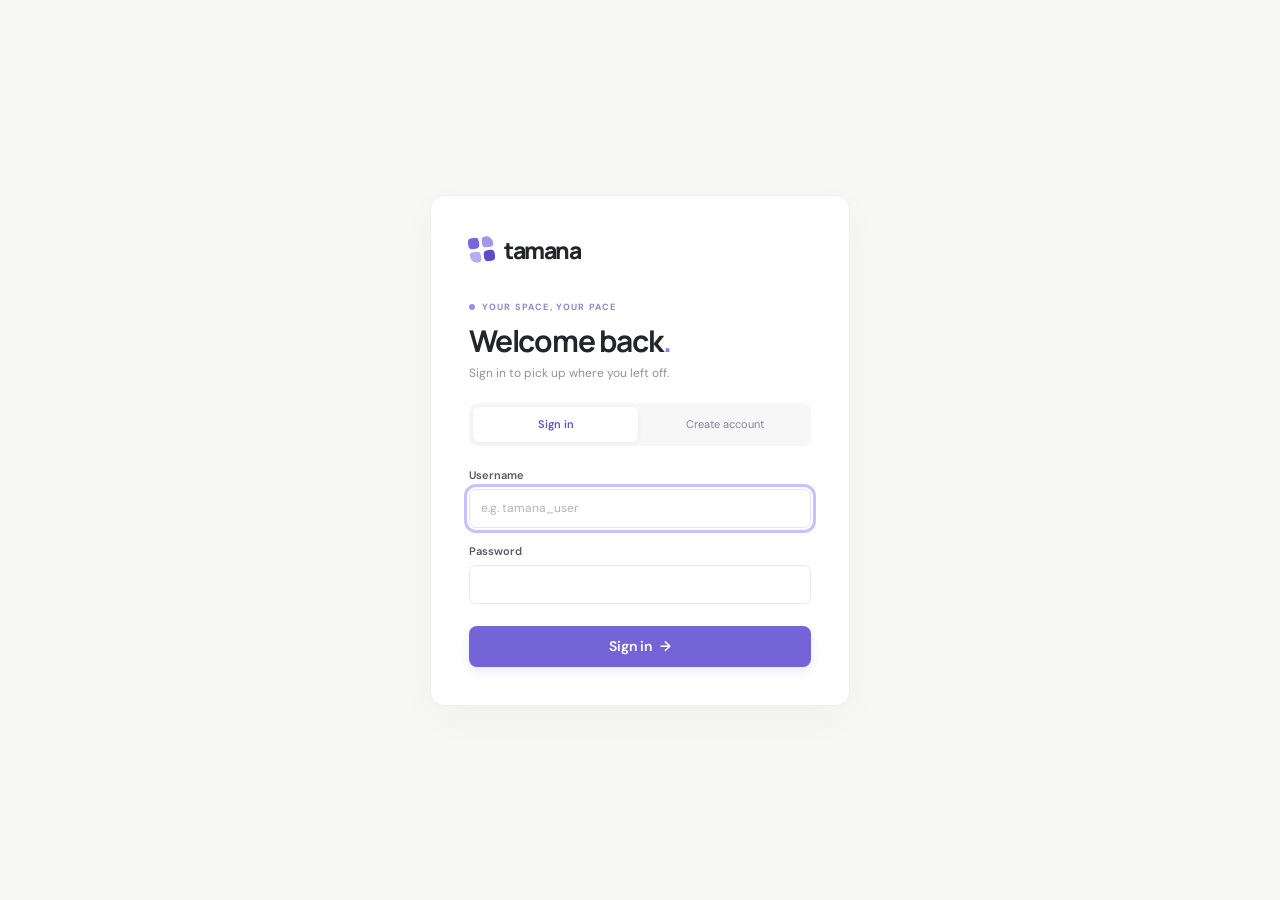
<file: frontend/index.html>
<!doctype html>
<html lang="en">
  <head>
    <meta charset="utf-8">
    <meta name="viewport" content="width=device-width, initial-scale=1">
    <meta name="theme-color" content="#f7f8f6">
    <meta name="description" content="A calm, clear space to organize your day.">
    <title>Tamana — Make room for what matters</title>
    <link rel="preconnect" href="https://fonts.googleapis.com">
    <link rel="preconnect" href="https://fonts.gstatic.com" crossorigin>
    <link href="https://fonts.googleapis.com/css2?family=DM+Sans:wght@400;500;600;700&family=Manrope:wght@400;500;600;700;800&display=swap" rel="stylesheet">
    <link rel="stylesheet" href="./styles.css?v=tag-picker-1">
    <script src="./app.js?v=tag-picker-2" defer></script>
  </head>
  <body>
    <section class="auth-screen" id="auth-screen" aria-labelledby="auth-title" hidden>
      <div class="auth-card">
        <a class="brand auth-brand" href="./" aria-label="Tamana">
          <span class="brand-mark" aria-hidden="true"><span></span><span></span><span></span><span></span></span>
          <span>tamana</span>
        </a>
        <p class="eyebrow"><span class="eyebrow-dot"></span> YOUR SPACE, YOUR PACE</p>
        <h1 id="auth-title">Welcome back<span class="title-period">.</span></h1>
        <p class="auth-copy" id="auth-copy">Sign in to pick up where you left off.</p>
        <div class="auth-mode-switch" role="group" aria-label="Choose sign in or register">
          <button class="is-active" data-auth-mode="login" type="button" aria-pressed="true">Sign in</button>
          <button data-auth-mode="register" type="button" aria-pressed="false">Create account</button>
        </div>
        <form id="auth-form">
          <label class="field-label" id="auth-name-label" for="auth-display-name" hidden>Name</label>
          <input class="text-field" id="auth-display-name" name="display_name" autocomplete="name" maxlength="80" placeholder="Your name" hidden>
          <label class="field-label" for="auth-username">Username</label>
          <input class="text-field" id="auth-username" name="username" type="text" autocomplete="username" minlength="3" maxlength="30" pattern="[A-Za-z0-9_]{3,30}" autocapitalize="none" spellcheck="false" placeholder="e.g. tamana_user" required>
          <label class="field-label" for="auth-password">Password</label>
          <input class="text-field" id="auth-password" name="password" type="password" autocomplete="current-password" minlength="8" required>
          <p class="form-error" id="auth-error" role="alert"></p>
          <button class="primary-button auth-submit" id="auth-submit" type="submit">Sign in <span>→</span></button>
        </form>
      </div>
    </section>

    <div class="app-shell" id="app-shell" hidden>
      <aside class="sidebar">
        <a class="brand" href="./" aria-label="Tamana home">
          <span class="brand-mark" aria-hidden="true"><span></span><span></span><span></span><span></span></span>
          <span>tamana</span>
        </a>

        <button class="new-task-button" id="new-task-button" type="button">
          <span class="plus-icon" aria-hidden="true">+</span>
          <span>New task</span>
          <span class="shortcut">N</span>
        </button>

        <nav class="primary-nav" aria-label="Task views">
          <p class="nav-label">WORKSPACE</p>
          <button class="nav-item is-active" data-status="all" type="button">
            <span class="nav-icon all-icon" aria-hidden="true">◫</span>
            <span>All tasks</span>
            <span class="nav-count" id="all-count">0</span>
          </button>
          <button class="nav-item" data-status="active" type="button">
            <span class="nav-icon active-icon" aria-hidden="true">◷</span>
            <span>To do</span>
            <span class="nav-count" id="active-count">0</span>
          </button>
          <button class="nav-item" data-status="completed" type="button">
            <span class="nav-icon completed-icon" aria-hidden="true">✓</span>
            <span>Completed</span>
            <span class="nav-count" id="completed-count">0</span>
          </button>
        </nav>

        <section class="tag-section" aria-labelledby="tag-heading">
          <div class="section-heading">
            <p class="nav-label" id="tag-heading">YOUR TAGS</p>
            <button class="icon-button add-tag-button" id="add-tag-button" type="button" aria-label="Create a task with a new tag">+</button>
          </div>
          <div class="tag-nav" id="tag-nav"></div>
        </section>

        <div class="sidebar-footer">
          <div class="avatar" id="user-avatar">T</div>
          <div class="profile-copy"><strong id="user-name">Your space</strong><span id="user-username">Personal workspace</span></div>
          <button class="sign-out-button" id="sign-out-button" type="button" aria-label="Sign out" title="Sign out">↪</button>
        </div>
      </aside>

      <main class="main-content">
        <header class="topbar">
          <div class="breadcrumb"><span>Workspace</span><span class="breadcrumb-slash">/</span><strong id="breadcrumb-current">All tasks</strong></div>
          <div class="topbar-actions">
            <span class="today-label" id="today-label"></span>
            <button class="icon-button search-shortcut" id="focus-search-button" type="button" aria-label="Focus task search">⌕</button>
          </div>
        </header>

        <section class="page-intro">
          <div>
            <p class="eyebrow"><span class="eyebrow-dot"></span> A LITTLE MORE CLARITY</p>
            <h1 id="page-title">Your tasks<span class="title-period">.</span></h1>
            <p class="intro-copy" id="page-subtitle">A clear mind starts with a clear plan.</p>
          </div>
          <button class="primary-button intro-add" id="intro-add-button" type="button"><span>+</span> Add a task</button>
        </section>

        <section class="summary-grid" aria-label="Task summary">
          <article class="summary-card">
            <div class="summary-icon violet" aria-hidden="true">◷</div>
            <div><span class="summary-label">Still to do</span><strong id="summary-active">0</strong><span class="summary-note">tasks on your list</span></div>
          </article>
          <article class="summary-card">
            <div class="summary-icon green" aria-hidden="true">✓</div>
            <div><span class="summary-label">Finished</span><strong id="summary-completed">0</strong><span class="summary-note">things you got done</span></div>
          </article>
          <article class="summary-card focus-card">
            <div class="focus-sparkle" aria-hidden="true">✳</div>
            <div><span class="summary-label">A gentle reminder</span><strong>One thing at a time.</strong><span class="summary-note">You’re doing just fine.</span></div>
          </article>
        </section>

        <section class="tasks-panel" aria-labelledby="list-heading">
          <div class="list-header">
            <div class="list-title-group">
              <h2 id="list-heading">All tasks</h2>
              <span class="task-total" id="visible-count">0</span>
            </div>
            <div class="list-controls">
              <label class="search-box">
                <span aria-hidden="true">⌕</span>
                <input id="task-search" type="search" placeholder="Search tasks..." aria-label="Search tasks">
                <kbd>/</kbd>
              </label>
              <label class="sort-control">
                <span aria-hidden="true">☷</span>
                <select id="sort-select" aria-label="Sort tasks">
                  <option value="due">Due date</option>
                  <option value="newest">Recently added</option>
                  <option value="priority">Priority</option>
                </select>
              </label>
            </div>
          </div>

          <div class="task-list" id="task-list" aria-live="polite"></div>
          <div class="empty-state" id="empty-state" hidden>
            <div class="empty-illustration" aria-hidden="true"><span>✓</span></div>
            <h3 id="empty-title">A little breathing room.</h3>
            <p id="empty-copy">Nothing here just yet. Add a task when you’re ready.</p>
            <button class="text-button" id="empty-add-button" type="button">Create your first task <span>→</span></button>
          </div>
          <div class="list-footer"><span class="footer-flower" aria-hidden="true">✳</span> Small steps still move you forward.</div>
        </section>
      </main>
    </div>

    <div class="toast" id="toast" role="status" aria-live="polite"></div>

    <dialog class="task-dialog" id="task-dialog">
      <form id="task-form">
        <div class="dialog-heading">
          <div><p class="eyebrow">MAKE A LITTLE SPACE</p><h2 id="dialog-title">Add a task</h2></div>
          <button class="icon-button close-dialog" id="close-dialog" type="button" aria-label="Close dialog">×</button>
        </div>
        <label class="field-label" for="task-title">Task name</label>
        <input class="text-field title-field" id="task-title" name="title" maxlength="160" placeholder="What would you like to get done?" required>
        <label class="field-label" for="task-description">A few details <span>optional</span></label>
        <textarea class="text-field description-field" id="task-description" name="description" maxlength="1000" placeholder="Add a note or a little context..." rows="3"></textarea>
        <div class="field-row">
          <div class="field-column">
            <label class="field-label" for="task-tag">Tag</label>
            <div class="tag-picker">
              <input class="text-field" id="task-tag" name="tag" maxlength="32" placeholder="e.g. School, Work, House" role="combobox" aria-autocomplete="list" aria-haspopup="listbox" aria-controls="tag-suggestions" aria-expanded="false" autocomplete="off">
              <div class="tag-suggestions" id="tag-suggestions" role="listbox" aria-label="Task tags" hidden></div>
            </div>
          </div>
          <div class="field-column">
            <label class="field-label" for="task-due-date">Due date <span>optional</span></label>
            <input class="text-field date-field" id="task-due-date" name="due_date" type="date">
          </div>
        </div>
        <label class="field-label" for="task-priority">Priority</label>
        <select class="text-field priority-field" id="task-priority" name="priority">
          <option value="normal">Normal</option>
          <option value="high">High</option>
          <option value="low">Low</option>
        </select>
        <p class="form-error" id="form-error" role="alert"></p>
        <div class="dialog-actions">
          <button class="secondary-button" id="cancel-dialog" type="button">Cancel</button>
          <button class="primary-button" id="save-task-button" type="submit">Add task <span>→</span></button>
        </div>
      </form>
    </dialog>
  </body>
</html>
</file>
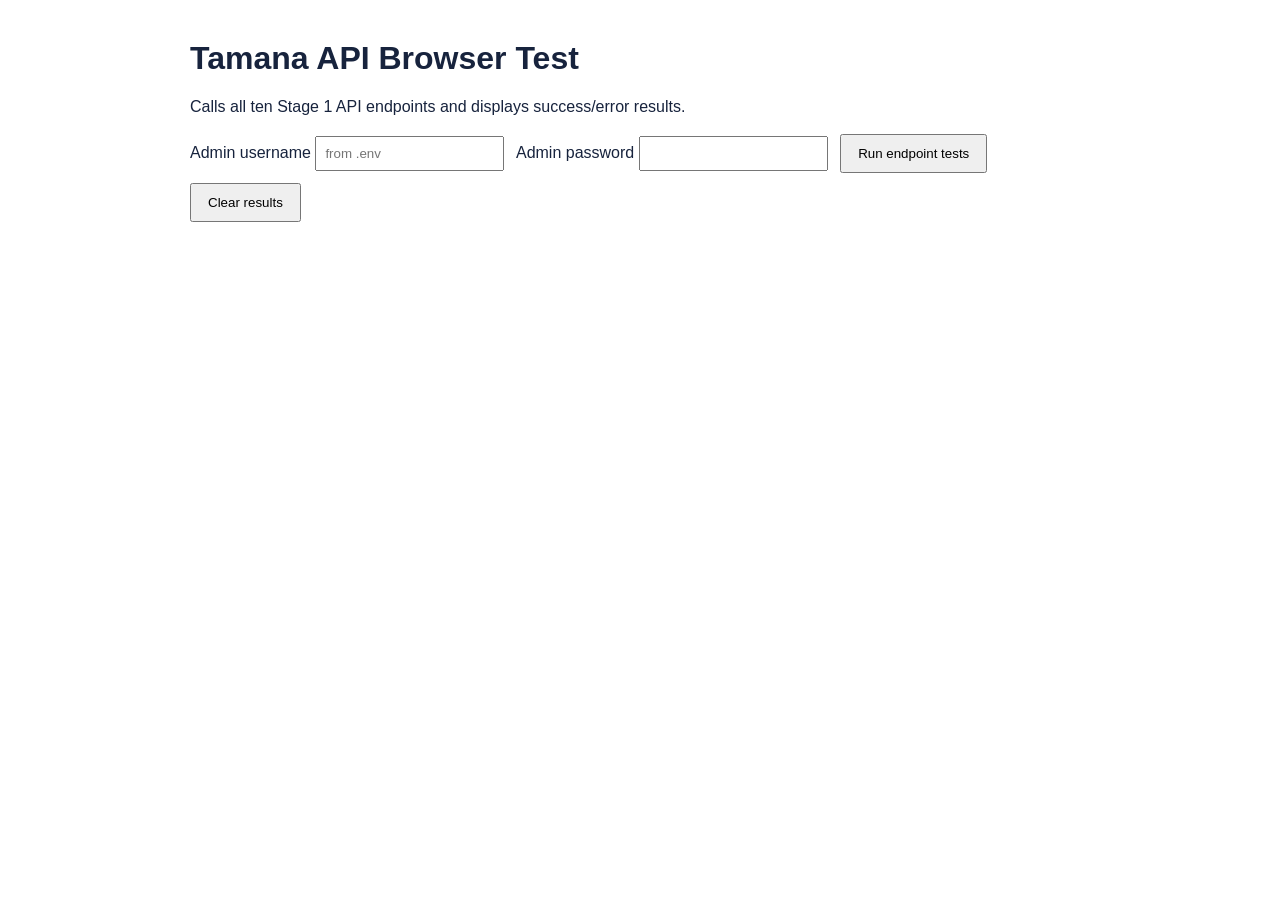
<file: tests/test_page.html>
<!doctype html>
<html lang="en">
  <head>
    <meta charset="utf-8">
    <meta name="viewport" content="width=device-width, initial-scale=1">
    <title>Tamana API Browser Test</title>
    <style>
      body { max-width: 900px; margin: 40px auto; padding: 0 20px; font-family: Arial, sans-serif; color: #17233d; }
      button { padding: 10px 16px; margin-right: 8px; }
      input { margin: 4px 8px 12px 0; padding: 8px; }
      #results { list-style: none; padding: 0; }
      #results li { margin: 8px 0; padding: 12px; border-radius: 6px; background: #f1f4f8; }
      .pass { border-left: 6px solid #208a50; }
      .fail { border-left: 6px solid #c43d3d; }
      pre { white-space: pre-wrap; word-break: break-word; }
    </style>
  </head>
  <body>
    <h1>Tamana API Browser Test</h1>
    <p>Calls all ten Stage 1 API endpoints and displays success/error results.</p>
    <label>Admin username <input id="admin-username" placeholder="from .env"></label>
    <label>Admin password <input id="admin-password" type="password"></label>
    <button id="run" type="button">Run endpoint tests</button>
    <button id="clear" type="button">Clear results</button>
    <ol id="results"></ol>

    <script>
      const results = document.querySelector("#results");

      function report(name, ok, detail) {
        const item = document.createElement("li");
        item.className = ok ? "pass" : "fail";
        item.innerHTML = `<strong>${name}: ${ok ? "PASS" : "FAIL"}</strong><pre></pre>`;
        item.querySelector("pre").textContent =
          typeof detail === "string" ? detail : JSON.stringify(detail, null, 2);
        results.appendChild(item);
      }

      async function request(method, path, body, headers = {}) {
        const options = {
          method,
          headers: { "Content-Type": "application/json", ...headers }
        };
        if (body !== undefined) options.body = JSON.stringify(body);
        const response = await fetch(path, options);
        let data = null;
        if (response.status !== 204) {
          data = await response.json().catch(() => null);
        }
        return { status: response.status, data };
      }

      async function runTests() {
        document.querySelector("#run").disabled = true;
        results.replaceChildren();
        const username = `browser${Date.now()}`;

        try {
          const registration = await request("POST", "/api/auth/register", {
            username,
            password: "Secret123!",
            display_name: "Browser User"
          });
          report("1. POST /api/auth/register", registration.status === 201, registration);

          const login = await request("POST", "/api/auth/login", {
            username,
            password: "Secret123!"
          });
          const loginOk = login.status === 200 && Boolean(login.data?.access_token);
          report("2. POST /api/auth/login", loginOk, login);
          if (!loginOk) throw new Error("Login did not return a bearer token.");

          const userHeaders = { Authorization: `Bearer ${login.data.access_token}` };

          const profile = await request("GET", "/api/users/me", undefined, userHeaders);
          report("3. GET /api/users/me", profile.status === 200, profile);

          const profileUpdate = await request(
            "PATCH",
            "/api/users/me",
            { display_name: "Browser Updated" },
            userHeaders
          );
          report(
            "4. PATCH /api/users/me",
            profileUpdate.status === 200 &&
              profileUpdate.data.display_name === "Browser Updated",
            profileUpdate
          );

          const task = await request("POST", "/api/tasks", {
            title: "Browser endpoint test",
            description: "Created by test_page.html",
            tag: "Research",
            due_date: "2026-12-31",
            priority: "high"
          }, userHeaders);
          const taskOk = task.status === 201 && Boolean(task.data?.id);
          report("5. POST /api/tasks", taskOk, task);
          if (!taskOk) throw new Error("Task creation did not return an ID.");

          const taskUpdate = await request("PUT", `/api/tasks/${task.data.id}`, {
            ...task.data,
            title: "Browser endpoint test updated",
            completed: true
          }, userHeaders);
          report(
            "6. PUT /api/tasks/{task_id}",
            taskUpdate.status === 200 && taskUpdate.data.completed === true,
            taskUpdate
          );

          const taskList = await request("GET", "/api/tasks", undefined, userHeaders);
          report(
            "7. GET /api/tasks",
            taskList.status === 200 && Array.isArray(taskList.data),
            taskList
          );

          const tags = await request("GET", "/api/tags", undefined, userHeaders);
          report(
            "8. GET /api/tags",
            tags.status === 200 && Array.isArray(tags.data),
            tags
          );

          const deletion = await request(
            "DELETE",
            `/api/tasks/${task.data.id}`,
            undefined,
            userHeaders
          );
          report("9. DELETE /api/tasks/{task_id}", deletion.status === 204, deletion);

          const regularAdmin = await request(
            "GET",
            "/api/admin/users",
            undefined,
            userHeaders
          );
          report(
            "10. GET /api/admin/users (regular-user rejection)",
            regularAdmin.status === 403,
            regularAdmin
          );

          const adminUsername = document.querySelector("#admin-username").value.trim();
          const adminPassword = document.querySelector("#admin-password").value;
          if (adminUsername && adminPassword) {
            const adminLogin = await request("POST", "/api/auth/login", {
              username: adminUsername,
              password: adminPassword
            });
            if (adminLogin.status === 200 && adminLogin.data?.access_token) {
              const adminUsers = await request("GET", "/api/admin/users", undefined, {
                Authorization: `Bearer ${adminLogin.data.access_token}`
              });
              report(
                "10. GET /api/admin/users (admin success)",
                adminUsers.status === 200 && Array.isArray(adminUsers.data),
                adminUsers
              );
            } else {
              report("10. GET /api/admin/users (admin login)", false, adminLogin);
            }
          }
        } catch (error) {
          report("Test sequence", false, error.message);
        } finally {
          document.querySelector("#run").disabled = false;
        }
      }

      document.querySelector("#run").addEventListener("click", runTests);
      document.querySelector("#clear").addEventListener("click", () => results.replaceChildren());
    </script>
  </body>
</html>
</file>
<file: frontend/styles.css>
:root {
  color-scheme: light;
  --ink: #24252b;
  --muted: #898b96;
  --soft: #a7a9b1;
  --line: #eeeff0;
  --paper: #fff;
  --canvas: #f7f8f6;
  --violet: #7564d8;
  --violet-dark: #6554c7;
  --violet-pale: #f1effd;
  --green: #63a789;
  --font-body: "DM Sans", sans-serif;
  --font-display: "Manrope", sans-serif;
}

* { box-sizing: border-box; }

body {
  min-width: 320px;
  min-height: 100vh;
  margin: 0;
  color: var(--ink);
  background: var(--canvas);
  font-family: var(--font-body);
  font-size: 14px;
  -webkit-font-smoothing: antialiased;
}

button, input, textarea, select { font: inherit; }
button { color: inherit; }
button:focus-visible, input:focus-visible, textarea:focus-visible, select:focus-visible { outline: 3px solid #c9c1ff; outline-offset: 2px; }

.app-shell { display: flex; min-height: 100vh; }
#app-shell[hidden], #auth-screen[hidden] { display: none; }
.sidebar { position: fixed; inset: 0 auto 0 0; z-index: 3; display: flex; width: 252px; flex-direction: column; padding: 30px 18px 17px; background: #fff; border-right: 1px solid #eff0ef; }
.brand { display: flex; width: fit-content; align-items: center; gap: 10px; margin: 0 0 37px 9px; color: var(--ink); font-family: var(--font-display); font-size: 23px; font-weight: 800; letter-spacing: -1.5px; text-decoration: none; }
.brand-mark { display: grid; width: 25px; height: 25px; grid-template-columns: repeat(2, 1fr); grid-template-rows: repeat(2, 1fr); gap: 3px; transform: rotate(-8deg); }
.brand-mark span { border-radius: 4px; background: #7866da; }
.brand-mark span:nth-child(2) { border-radius: 4px 8px 4px 4px; background: #a297ed; }
.brand-mark span:nth-child(3) { border-radius: 4px 4px 4px 8px; background: #b7adef; }
.brand-mark span:nth-child(4) { background: #5e4bc6; }
.new-task-button { display: flex; height: 44px; align-items: center; gap: 11px; padding: 0 12px; color: #fff; background: var(--violet); border: 0; border-radius: 9px; box-shadow: 0 5px 13px #7564d826; cursor: pointer; font-weight: 600; transition: background .2s, transform .2s; }
.new-task-button:hover, .primary-button:hover { background: var(--violet-dark); transform: translateY(-1px); }
.plus-icon { font-size: 21px; font-weight: 400; line-height: 1; }
.shortcut { margin-left: auto; padding: 2px 6px; color: #e6e2fc; border: 1px solid #ffffff47; border-radius: 4px; font-size: 11px; }
.primary-nav { margin-top: 37px; }
.nav-label { margin: 0; color: #a1a2aa; font-size: 10px; font-weight: 700; letter-spacing: 1.15px; }
.primary-nav > .nav-label { padding: 0 11px 12px; }
.nav-item { display: flex; width: 100%; height: 40px; align-items: center; gap: 12px; padding: 0 11px; color: #747681; background: transparent; border: 0; border-radius: 7px; cursor: pointer; text-align: left; transition: background .16s, color .16s; }
.nav-item + .nav-item { margin-top: 3px; }
.nav-item:hover { color: var(--ink); background: #f8f7fc; }
.nav-item.is-active { color: #6253be; background: #f3f1fc; font-weight: 600; }
.nav-icon { display: inline-flex; width: 18px; justify-content: center; color: #92939d; font-size: 17px; }
.nav-item.is-active .nav-icon { color: var(--violet); }
.completed-icon { font-size: 14px; }
.nav-count { margin-left: auto; color: #a0a1a9; font-size: 12px; }
.tag-section { margin-top: 36px; }
.section-heading { display: flex; align-items: center; justify-content: space-between; padding: 0 8px 9px 11px; }
.icon-button { display: inline-grid; width: 30px; height: 30px; flex: 0 0 auto; place-items: center; color: #888995; background: transparent; border: 0; border-radius: 7px; cursor: pointer; font-size: 20px; transition: background .2s, color .2s; }
.icon-button:hover { color: var(--violet); background: #f1effb; }
.add-tag-button { width: 23px; height: 23px; font-size: 18px; }
.tag-nav { display: grid; gap: 2px; }
.tag-nav .nav-item { height: 37px; font-size: 13px; }
.tag-dot { width: 8px; height: 8px; flex: 0 0 auto; border-radius: 50%; background: #aaa1ec; }
.tag-dot[data-tag-color="work"] { background: #f2ad78; }
.tag-dot[data-tag-color="house"] { background: #76bda1; }
.tag-dot[data-tag-color="personal"] { background: #ed8ea0; }
.tag-dot[data-tag-color="other"] { background: #8db4d5; }
.sidebar-footer { display: flex; align-items: center; gap: 10px; margin-top: auto; padding: 14px 5px 2px; border-top: 1px solid #f0f0f1; }
.avatar { display: grid; width: 34px; height: 34px; place-items: center; color: #fff; background: #8d7ce2; border-radius: 50%; font-family: var(--font-display); font-size: 13px; font-weight: 700; }
.profile-copy { display: grid; gap: 2px; }
.profile-copy strong { font-size: 12px; font-weight: 600; }
.profile-copy span { color: #9a9ba3; font-size: 10px; }
.sign-out-button { display: grid; width: 30px; height: 30px; flex: 0 0 auto; place-items: center; margin-left: auto; color: #888995; background: transparent; border: 0; border-radius: 7px; cursor: pointer; font-size: 19px; }
.sign-out-button[hidden] { display: none; }
.sign-out-button:hover { color: var(--violet); background: #f1effb; }

.main-content { width: calc(100% - 252px); max-width: 1530px; min-height: 100vh; margin-left: 252px; padding: 0 60px 40px; }
.topbar { display: flex; height: 72px; align-items: center; justify-content: space-between; border-bottom: 1px solid #e9eae8; }
.breadcrumb { display: flex; align-items: center; gap: 10px; color: #9899a1; font-size: 12px; }
.breadcrumb strong { color: #575963; font-weight: 600; }
.breadcrumb-slash { color: #c9c9ce; }
.topbar-actions { display: flex; align-items: center; gap: 14px; }
.today-label { color: #888a95; font-size: 12px; }
.search-shortcut { width: 32px; height: 32px; border: 1px solid #e9e9eb; font-size: 21px; }
.page-intro { display: flex; align-items: flex-end; justify-content: space-between; margin: 49px 0 27px; }
.eyebrow { display: flex; align-items: center; gap: 7px; margin: 0 0 10px; color: #8f86c8; font-size: 9px; font-weight: 700; letter-spacing: 1.15px; }
.eyebrow-dot { width: 6px; height: 6px; border-radius: 50%; background: #9a8be9; }
h1, h2, h3, p { margin-top: 0; }
h1 { margin-bottom: 6px; font-family: var(--font-display); font-size: clamp(32px, 3.2vw, 41px); font-weight: 700; letter-spacing: -2px; line-height: 1.2; }
.title-period { color: #8c7de4; }
.intro-copy { margin-bottom: 0; color: #92939b; font-size: 13px; }
.primary-button { display: inline-flex; min-height: 41px; align-items: center; justify-content: center; gap: 8px; padding: 0 16px; color: #fff; background: var(--violet); border: 0; border-radius: 8px; box-shadow: 0 4px 10px #7564d826; cursor: pointer; font-weight: 600; transition: background .2s, transform .2s; }
.intro-add > span { font-size: 19px; font-weight: 400; }
.summary-grid { display: grid; grid-template-columns: 1fr 1fr 1.3fr; gap: 14px; margin-bottom: 29px; }
.summary-card { display: flex; min-height: 112px; align-items: flex-start; gap: 13px; padding: 19px 18px; background: #fff; border: 1px solid #efeff0; border-radius: 10px; box-shadow: 0 2px 6px #23242b04; }
.summary-icon { display: grid; width: 34px; height: 34px; flex: 0 0 auto; place-items: center; border-radius: 9px; font-size: 17px; }
.summary-icon.violet { color: #7d6ddb; background: #f1effd; }
.summary-icon.green { color: #58a182; background: #eaf5ef; }
.summary-card > div:last-child { display: grid; align-content: start; gap: 3px; }
.summary-label { color: #93949d; font-size: 11px; }
.summary-card strong { color: #2b2c33; font-family: var(--font-display); font-size: 23px; line-height: 1.2; }
.summary-note { color: #aaabb2; font-size: 10px; }
.focus-card { position: relative; overflow: hidden; align-items: center; background: #f0eefb; border-color: #efedfa; }
.focus-card strong { font-family: var(--font-body); font-size: 14px; font-weight: 600; }
.focus-card .summary-label { color: #8980bc; }
.focus-card .summary-note { color: #9b95bd; }
.focus-sparkle { position: absolute; right: 15px; bottom: -27px; color: #d7d2f3; font-size: 105px; line-height: 1; transform: rotate(-16deg); }
.tasks-panel { min-height: 360px; padding: 21px 22px 0; background: var(--paper); border: 1px solid #efeff0; border-radius: 10px; box-shadow: 0 2px 6px #23242b04; }
.list-header { display: flex; min-height: 41px; align-items: flex-start; justify-content: space-between; gap: 18px; padding-bottom: 15px; border-bottom: 1px solid #f0f0f1; }
.list-title-group { display: flex; align-items: center; gap: 9px; padding-top: 6px; }
.list-title-group h2 { margin: 0; font-family: var(--font-display); font-size: 15px; font-weight: 700; letter-spacing: -.3px; }
.task-total { display: grid; min-width: 21px; height: 20px; place-items: center; padding: 0 5px; color: #8c8d96; background: #f4f4f5; border-radius: 6px; font-size: 10px; }
.list-controls { display: flex; align-items: center; gap: 8px; }
.search-box, .sort-control { display: flex; height: 33px; align-items: center; gap: 7px; padding: 0 9px; color: #9899a2; background: #fff; border: 1px solid #ebebed; border-radius: 6px; }
.search-box { width: 192px; }
.search-box > span { font-size: 17px; line-height: 1; }
.search-box input { width: 100%; min-width: 0; padding: 0; color: #484951; background: transparent; border: 0; outline: 0; font-size: 11px; }
.search-box input::placeholder { color: #adaeb5; }
.search-box kbd { padding: 1px 5px; color: #a4a5ac; background: #f7f7f8; border: 1px solid #ebebed; border-radius: 3px; font-family: var(--font-body); font-size: 10px; }
.sort-control { gap: 5px; }
.sort-control select { width: 87px; padding: 0; color: #73747e; background: transparent; border: 0; outline: 0; cursor: pointer; font-size: 11px; }
.task-list { min-height: 196px; }
.task-row { display: flex; min-height: 77px; align-items: center; gap: 13px; border-bottom: 1px solid #f1f1f2; animation: appear .2s ease-out; }
@keyframes appear { from { opacity: 0; transform: translateY(3px); } to { opacity: 1; transform: translateY(0); } }
.task-check { display: grid; width: 20px; height: 20px; flex: 0 0 auto; place-items: center; padding: 0; color: transparent; background: #fff; border: 1.5px solid #d7d7dc; border-radius: 6px; cursor: pointer; font-size: 12px; transition: background .15s, border-color .15s; }
.task-check:hover { border-color: #8b7bdf; }
.task-check[aria-checked="true"] { color: white; background: #7d6bd9; border-color: #7d6bd9; }
.task-copy { min-width: 0; flex: 1; padding: 14px 0; }
.task-name { overflow: hidden; margin: 0 0 5px; color: #3a3b42; font-size: 13px; font-weight: 600; text-overflow: ellipsis; white-space: nowrap; }
.task-description { overflow: hidden; max-width: 590px; margin: 0; color: #9899a1; font-size: 11px; text-overflow: ellipsis; white-space: nowrap; }
.is-completed .task-name { color: #a4a5ac; text-decoration: line-through; }
.task-meta { display: flex; min-width: 210px; align-items: center; justify-content: flex-end; gap: 10px; }
.task-tag { max-width: 100px; overflow: hidden; padding: 4px 8px; color: #7466bf; background: #f3f1fc; border-radius: 5px; font-size: 10px; text-overflow: ellipsis; white-space: nowrap; }
.task-tag[data-tag-color="work"] { color: #b57949; background: #fff3e9; }
.task-tag[data-tag-color="house"] { color: #46856a; background: #ebf6f0; }
.task-tag[data-tag-color="personal"] { color: #b45c72; background: #fff0f3; }
.task-tag[data-tag-color="other"] { color: #557f9d; background: #edf5fa; }
.task-due { min-width: 69px; color: #8f9099; font-size: 10px; text-align: right; white-space: nowrap; }
.task-due.is-overdue { color: #d27373; }
.task-priority { display: inline-flex; align-items: center; gap: 4px; color: #999aa1; font-size: 10px; text-transform: capitalize; }
.priority-dot { width: 6px; height: 6px; border-radius: 50%; background: #aaa; }
.task-priority[data-priority="high"] { color: #ce7777; }
.task-priority[data-priority="high"] .priority-dot { background: #e28989; }
.task-priority[data-priority="low"] { color: #7c9d8a; }
.task-priority[data-priority="low"] .priority-dot { background: #83b69a; }
.task-actions { display: flex; gap: 2px; opacity: 0; transition: opacity .15s; }
.task-row:hover .task-actions, .task-actions:focus-within { opacity: 1; }
.task-action { display: grid; width: 27px; height: 27px; place-items: center; color: #999aa2; background: transparent; border: 0; border-radius: 5px; cursor: pointer; font-size: 14px; }
.task-action:hover { color: #6858c3; background: #f4f2fd; }
.task-action.delete:hover { color: #c86c75; background: #fff1f2; }
.empty-state { min-height: 224px; flex-direction: column; align-items: center; justify-content: center; text-align: center; }
.empty-state:not([hidden]) { display: flex; }
.empty-illustration { display: grid; width: 42px; height: 42px; place-items: center; margin-bottom: 11px; color: #8a7ae2; background: #f3f1fd; border-radius: 14px; font-size: 18px; transform: rotate(-6deg); }
.empty-state h3 { margin: 0 0 5px; font-family: var(--font-display); font-size: 14px; }
.empty-state p { margin: 0 0 12px; color: #9a9ba3; font-size: 11px; }
.text-button { padding: 3px; color: #7262cc; background: transparent; border: 0; cursor: pointer; font-size: 11px; font-weight: 600; }
.text-button span { margin-left: 3px; font-size: 14px; }
.list-footer { display: flex; min-height: 44px; align-items: center; justify-content: center; gap: 7px; color: #a1a2a9; border-top: 1px solid #f0f0f1; font-size: 10px; }
.footer-flower { color: #ad9fe9; font-size: 13px; }
.toast { position: fixed; right: 24px; bottom: 24px; z-index: 10; max-width: min(390px, calc(100vw - 32px)); padding: 12px 16px; color: #fff; background: #33313d; border-radius: 8px; box-shadow: 0 8px 24px #23242b28; font-size: 12px; opacity: 0; pointer-events: none; transform: translateY(8px); transition: opacity .2s, transform .2s; }
.toast.is-visible { opacity: 1; transform: translateY(0); }
.task-dialog { width: min(480px, calc(100vw - 32px)); max-height: calc(100vh - 32px); padding: 0; overflow-y: auto; background: #fff; border: 0; border-radius: 14px; box-shadow: 0 24px 80px #29273b2b; }
.task-dialog::backdrop { background: #27263870; backdrop-filter: blur(2px); }
.task-dialog form { padding: 27px 29px 24px; }
.dialog-heading { display: flex; align-items: flex-start; justify-content: space-between; margin-bottom: 23px; }
.dialog-heading .eyebrow { margin-bottom: 6px; }
.dialog-heading h2 { margin: 0; font-family: var(--font-display); font-size: 22px; letter-spacing: -.8px; }
.close-dialog { margin: -4px -6px 0 0; font-size: 23px; }
.field-label { display: flex; align-items: center; gap: 6px; margin: 0 0 7px; color: #575862; font-size: 11px; font-weight: 600; }
.field-label > span { color: #a2a3aa; font-size: 10px; font-weight: 400; }
.text-field { width: 100%; min-height: 39px; margin-bottom: 16px; padding: 9px 11px; color: #393a42; background: #fff; border: 1px solid #e8e8ec; border-radius: 7px; font-size: 12px; }
.text-field::placeholder { color: #b2b3ba; }
.title-field { min-height: 43px; font-size: 13px; }
.description-field { min-height: 77px; resize: vertical; }
.field-row { display: grid; grid-template-columns: 1fr 1fr; gap: 12px; }
.field-column { min-width: 0; }
.tag-picker { position: relative; z-index: 1; margin-bottom: 16px; }
.tag-picker:focus-within { z-index: 5; }
.tag-picker .text-field { margin-bottom: 0; }
.tag-suggestions { position: absolute; top: calc(100% + 5px); right: 0; left: 0; z-index: 5; max-height: 176px; overflow-y: auto; padding: 4px; background: #fff; border: 1px solid #e8e8ec; border-radius: 8px; box-shadow: 0 8px 20px #29273b20; }
.tag-suggestions[hidden] { display: none; }
.tag-suggestion { display: block; width: 100%; min-height: 34px; padding: 7px 9px; color: #4b4c55; background: transparent; border: 0; border-radius: 5px; cursor: pointer; font-size: 12px; text-align: left; }
.tag-suggestion:hover, .tag-suggestion[aria-selected="true"] { color: #6253be; background: #f3f1fc; }
.tag-suggestion-empty { padding: 8px 9px; color: #92939b; font-size: 11px; }
.date-field { color: #74757e; }
.priority-field { max-width: 180px; }
.form-error { min-height: 0; margin: -3px 0 0; color: #c5616b; font-size: 11px; }
.form-error:not(:empty) { margin-bottom: 12px; }
.dialog-actions { display: flex; justify-content: flex-end; gap: 8px; margin-top: 10px; }
.secondary-button { min-height: 39px; padding: 0 15px; color: #72737c; background: #fff; border: 1px solid #e7e7ea; border-radius: 7px; cursor: pointer; font-size: 12px; }
.secondary-button:hover { background: #f8f8f9; }
.dialog-actions .primary-button { min-height: 39px; font-size: 12px; }

.auth-screen { display: grid; min-height: 100vh; place-items: center; padding: 28px 16px; }
.auth-card [hidden] { display: none; }
.auth-card { width: min(420px, 100%); padding: 38px; background: #fff; border: 1px solid #efeff0; border-radius: 14px; box-shadow: 0 12px 40px #23242b08; }
.auth-brand { margin: 0 0 35px; }
.auth-card > .eyebrow { margin-bottom: 10px; }
.auth-card h1 { font-size: 30px; letter-spacing: -1.2px; }
.auth-copy { margin: 0 0 22px; color: #92939b; font-size: 12px; }
.auth-mode-switch { display: grid; grid-template-columns: 1fr 1fr; gap: 4px; margin-bottom: 22px; padding: 4px; background: #f7f7f8; border-radius: 8px; }
.auth-mode-switch button { min-height: 35px; color: #858690; background: transparent; border: 0; border-radius: 6px; cursor: pointer; font-size: 11px; }
.auth-mode-switch button.is-active { color: #6253be; background: #fff; box-shadow: 0 1px 4px #23242b12; font-weight: 600; }
.auth-card .text-field { margin-bottom: 16px; }
.auth-submit { width: 100%; margin-top: 9px; }
.auth-card .form-error:not(:empty) { margin: -2px 0 10px; }

@media (min-width: 1500px) { .main-content { margin-right: auto; margin-left: 252px; } }
@media (max-width: 1150px) {
  .main-content { padding-right: 34px; padding-left: 34px; }
  .summary-grid { grid-template-columns: 1fr 1fr; }
  .focus-card { grid-column: span 2; min-height: 90px; }
  .task-meta { min-width: 170px; gap: 7px; }
  .task-priority { display: none; }
}
@media (max-width: 800px) {
  .sidebar { width: 70px; align-items: center; padding: 24px 10px 15px; }
  .brand { margin: 0 0 32px; }
  .brand > span:last-child, .new-task-button > span:not(.plus-icon), .nav-label, .nav-item > span:not(.nav-icon), .tag-nav .nav-item > span:not(.tag-dot), .section-heading .add-tag-button, .sidebar-footer .profile-copy { display: none; }
  .new-task-button { width: 42px; justify-content: center; padding: 0; }
  .new-task-button .plus-icon { font-size: 24px; }
  .primary-nav { width: 100%; margin-top: 30px; }
  .nav-item { justify-content: center; padding: 0; }
  .nav-icon { font-size: 19px; }
  .tag-section { width: 100%; margin-top: 31px; }
  .section-heading { justify-content: center; padding: 0 0 10px; }
  .tag-nav .nav-item { justify-content: center; padding: 0; }
  .tag-dot { width: 9px; height: 9px; }
  .sidebar-footer { justify-content: center; width: 100%; padding-right: 0; padding-left: 0; }
  .main-content { width: calc(100% - 70px); margin-left: 70px; padding-right: 24px; padding-left: 24px; }
}
@media (max-width: 560px) {
  .main-content { padding: 0 14px 25px; }
  .topbar { height: 59px; }
  .today-label { display: none; }
  .page-intro { align-items: flex-start; margin: 34px 0 21px; }
  h1 { font-size: 32px; }
  .intro-copy { max-width: 220px; font-size: 11px; }
  .intro-add { min-height: 36px; gap: 5px; padding: 0 10px; font-size: 11px; white-space: nowrap; }
  .summary-grid { gap: 8px; margin-bottom: 19px; }
  .summary-card { min-height: 94px; gap: 9px; padding: 13px 10px; }
  .summary-icon { width: 28px; height: 28px; }
  .summary-card strong { font-size: 20px; }
  .summary-label { font-size: 10px; }
  .summary-note { font-size: 9px; }
  .focus-card { min-height: 77px; }
  .focus-card strong { font-size: 12px; }
  .tasks-panel { padding: 16px 13px 0; }
  .list-header { flex-direction: column; gap: 11px; padding-bottom: 12px; }
  .list-title-group { padding-top: 0; }
  .list-controls { width: 100%; }
  .search-box { flex: 1; }
  .sort-control select { width: 82px; }
  .task-row { position: relative; align-items: flex-start; gap: 9px; padding: 12px 0; }
  .task-check { margin-top: 1px; }
  .task-copy { padding: 1px 0 0; }
  .task-name { max-width: calc(100% - 32px); font-size: 12px; }
  .task-description { max-width: 100%; font-size: 10px; }
  .task-meta { min-width: 0; flex-direction: column; align-items: flex-end; gap: 5px; }
  .task-tag { max-width: 70px; font-size: 9px; }
  .task-due { min-width: 0; font-size: 9px; }
  .task-actions { position: absolute; right: 0; bottom: 9px; opacity: 1; }
  .task-action { width: 24px; height: 24px; }
  .task-copy { padding-right: 36px; }
  .task-dialog form { padding: 23px 20px 19px; }
  .auth-card { padding: 29px 23px; }
}

@media (prefers-reduced-motion: reduce) {
  *, *::before, *::after { scroll-behavior: auto !important; animation-duration: .01ms !important; animation-iteration-count: 1 !important; transition-duration: .01ms !important; }
}
</file>
